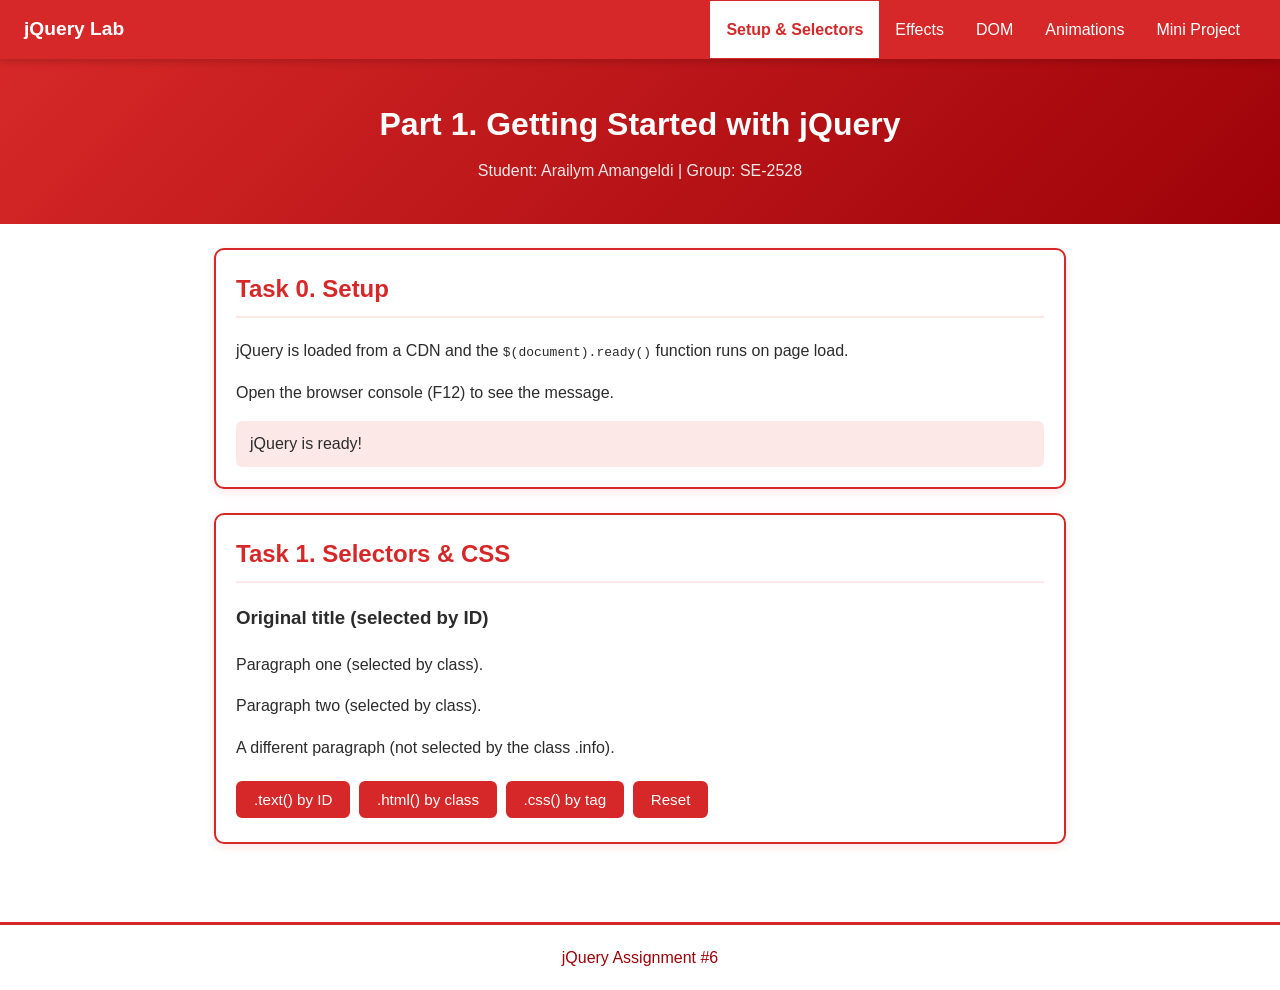
<file: index.html>
<!doctype html>
<html lang="en">
  <head>
    <meta charset="UTF-8" />
    <meta name="viewport" content="width=device-width, initial-scale=1.0" />
    <title>jQuery Assignment - Setup & Selectors</title>
    <link rel="stylesheet" href="css/style.css" />
  </head>
  <body>
    <nav class="navbar">
      <span class="brand">jQuery Lab</span>
      <ul>
        <li><a href="index.html">Setup &amp; Selectors</a></li>
        <li><a href="effects.html">Effects</a></li>
        <li><a href="dom.html">DOM</a></li>
        <li><a href="animations.html">Animations</a></li>
        <li><a href="project.html">Mini Project</a></li>
      </ul>
    </nav>

    <header class="hero">
      <h1>Part 1. Getting Started with jQuery</h1>
      <p>Student: Arailym Amangeldi | Group: SE-2528</p>
    </header>

    <main>
      <section class="card">
        <h2>Task 0. Setup</h2>
        <p>
          jQuery is loaded from a CDN and the
          <code>$(document).ready()</code> function runs on page load.
        </p>
        <p>Open the browser console (F12) to see the message.</p>
        <div class="output" id="ready-status">Waiting for jQuery...</div>
      </section>

      <section class="card">
        <h2>Task 1. Selectors &amp; CSS</h2>
        <h3 id="main-title">Original title (selected by ID)</h3>
        <p class="info">Paragraph one (selected by class).</p>
        <p class="info">Paragraph two (selected by class).</p>
        <p class="note">
          A different paragraph (not selected by the class .info).
        </p>

        <button class="btn" id="btn-text">.text() by ID</button>
        <button class="btn" id="btn-html">.html() by class</button>
        <button class="btn" id="btn-css">.css() by tag</button>
        <button class="btn" id="btn-reset">Reset</button>
      </section>
    </main>

    <footer>jQuery Assignment #6</footer>

    <script src="https://code.jquery.com/jquery-3.7.1.min.js"></script>
    <script src="js/common.js"></script>
    <script>
      $(document).ready(function () {
        // Task 0
        $("#ready-status").text("jQuery is ready!");

        // Task 1: selectors by ID, class and tag
        var originalTitle = $("#main-title").text();
        var originalInfo = $(".info")
          .map(function () {
            return $(this).text();
          })
          .get();

        $("#btn-text").click(function () {
          $("#main-title").text("Title changed with .text()");
        });

        $("#btn-html").click(function () {
          $(".info").html(
            "<strong>Changed with .html()</strong> <em>(bold + italic)</em>",
          );
        });

        $("#btn-css").click(function () {
          $("p").css({
            color: "#d62828",
            "font-size": "18px",
            "font-weight": "bold",
          });
          $(".note").css("background-color", "#fde8e8");
        });

        $("#btn-reset").click(function () {
          $("#main-title").text(originalTitle);
          $(".info").each(function (i) {
            $(this).text(originalInfo[i]);
          });
          $("p").removeAttr("style");
        });
      });
    </script>
  </body>
</html>
</file>
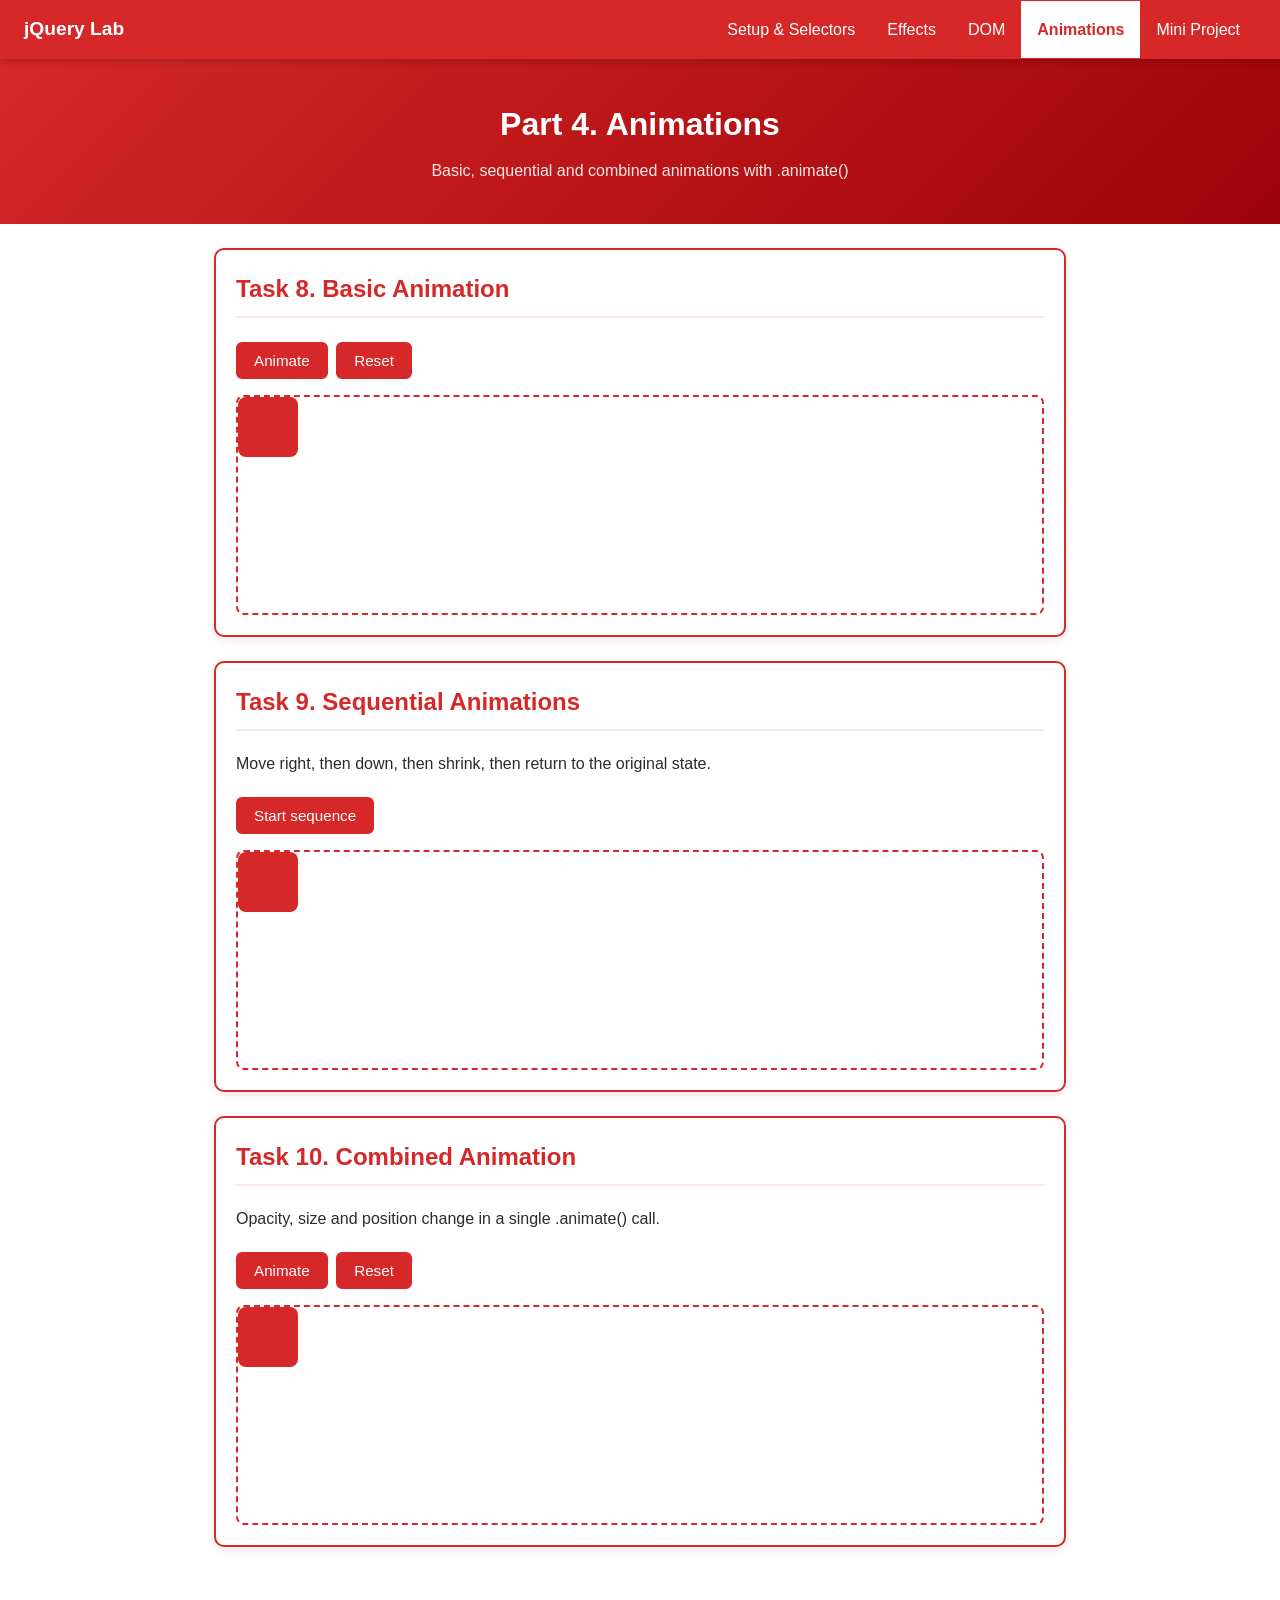
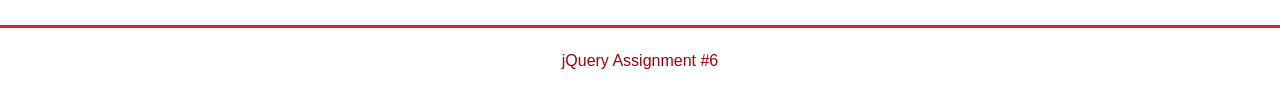
<file: animations.html>
<!doctype html>
<html lang="en">
  <head>
    <meta charset="UTF-8" />
    <meta name="viewport" content="width=device-width, initial-scale=1.0" />
    <title>jQuery Assignment - Animations</title>
    <link rel="stylesheet" href="css/style.css" />
  </head>
  <body>
    <nav class="navbar">
      <span class="brand">jQuery Lab</span>
      <ul>
        <li><a href="index.html">Setup &amp; Selectors</a></li>
        <li><a href="effects.html">Effects</a></li>
        <li><a href="dom.html">DOM</a></li>
        <li><a href="animations.html">Animations</a></li>
        <li><a href="project.html">Mini Project</a></li>
      </ul>
    </nav>

    <header class="hero">
      <h1>Part 4. Animations</h1>
      <p>Basic, sequential and combined animations with .animate()</p>
    </header>

    <main>
      <section class="card">
        <h2>Task 8. Basic Animation</h2>
        <button class="btn" id="anim-basic">Animate</button>
        <button class="btn" id="reset-basic">Reset</button>
        <div class="stage"><div class="box" id="box1"></div></div>
      </section>

      <section class="card">
        <h2>Task 9. Sequential Animations</h2>
        <p>
          Move right, then down, then shrink, then return to the original state.
        </p>
        <button class="btn" id="anim-seq">Start sequence</button>
        <div class="stage"><div class="box" id="box2"></div></div>
      </section>

      <section class="card">
        <h2>Task 10. Combined Animation</h2>
        <p>Opacity, size and position change in a single .animate() call.</p>
        <button class="btn" id="anim-combo">Animate</button>
        <button class="btn" id="reset-combo">Reset</button>
        <div class="stage"><div class="box" id="box3"></div></div>
      </section>
    </main>

    <footer>jQuery Assignment #6</footer>

    <script src="https://code.jquery.com/jquery-3.7.1.min.js"></script>
    <script src="js/common.js"></script>
    <script>
      $(document).ready(function () {
        var original = { left: 0, top: 0, width: 60, height: 60, opacity: 1 };

        // Task 8: size and position
        $("#anim-basic").click(function () {
          $("#box1").stop(true).animate(
            {
              left: "300px",
              top: "60px",
              width: "120px",
              height: "120px",
            },
            1000,
          );
        });

        $("#reset-basic").click(function () {
          $("#box1").stop(true).animate(original, 500);
        });

        // Task 9: step by step (animations are queued automatically)
        $("#anim-seq").click(function () {
          $("#box2")
            .stop(true)
            .css(original)
            .animate({ left: "300px" }, 700) // move right
            .animate({ top: "140px" }, 700) // move down
            .animate({ width: "30px", height: "30px" }, 700) // shrink
            .animate(original, 900); // return to original
        });

        // Task 10: opacity + size + movement in one call
        $("#anim-combo").click(function () {
          $("#box3").stop(true).animate(
            {
              opacity: 0.3,
              width: "130px",
              height: "130px",
              left: "250px",
              top: "50px",
            },
            1200,
          );
        });

        $("#reset-combo").click(function () {
          $("#box3").stop(true).animate(original, 600);
        });
      });
    </script>
  </body>
</html>
</file>
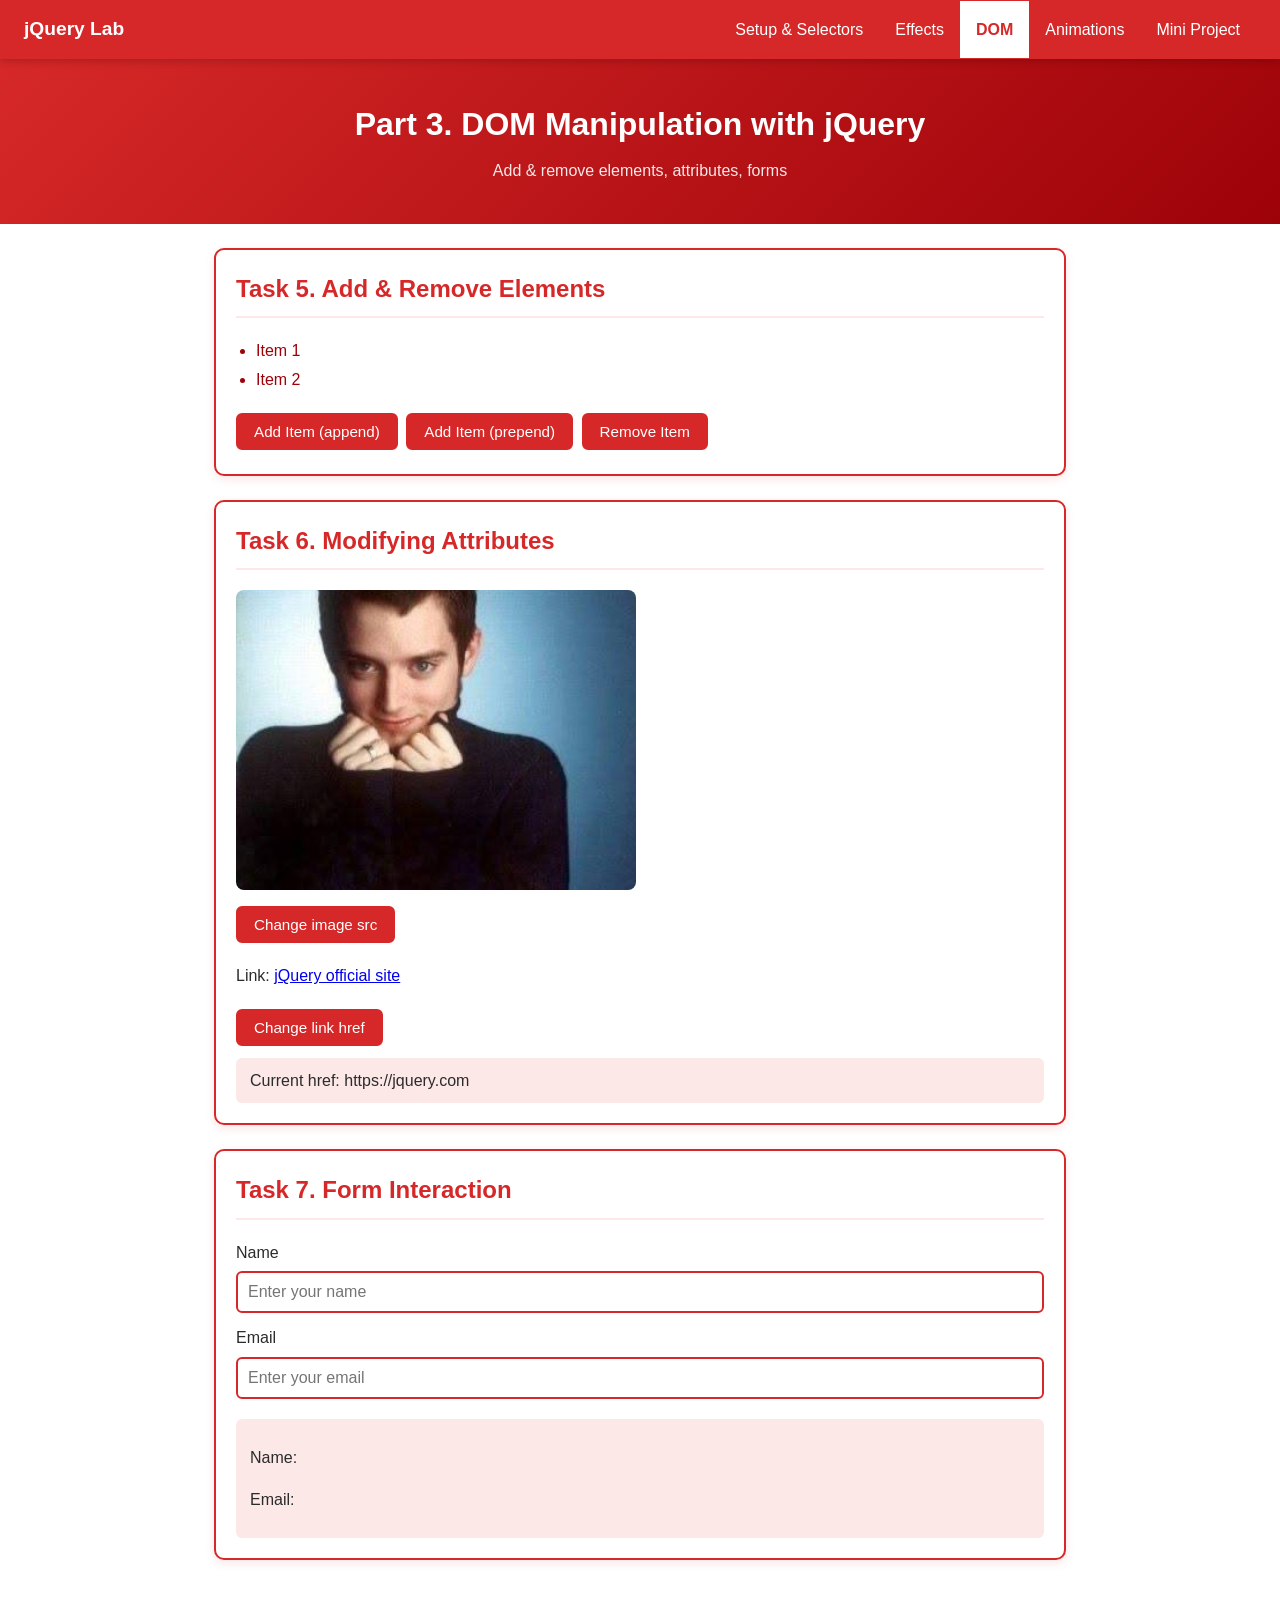
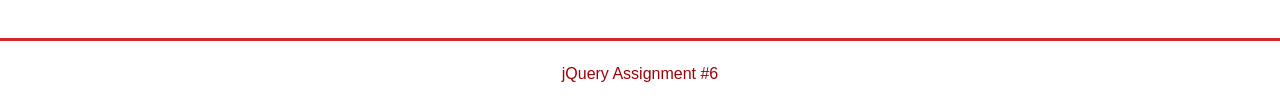
<file: dom.html>
<!doctype html>
<html lang="en">
  <head>
    <meta charset="UTF-8" />
    <meta name="viewport" content="width=device-width, initial-scale=1.0" />
    <title>jQuery Assignment - DOM Manipulation</title>
    <link rel="stylesheet" href="css/style.css" />
  </head>
  <body>
    <nav class="navbar">
      <span class="brand">jQuery Lab</span>
      <ul>
        <li><a href="index.html">Setup &amp; Selectors</a></li>
        <li><a href="effects.html">Effects</a></li>
        <li><a href="dom.html">DOM</a></li>
        <li><a href="animations.html">Animations</a></li>
        <li><a href="project.html">Mini Project</a></li>
      </ul>
    </nav>

    <header class="hero">
      <h1>Part 3. DOM Manipulation with jQuery</h1>
      <p>Add &amp; remove elements, attributes, forms</p>
    </header>

    <main>
      <section class="card">
        <h2>Task 5. Add &amp; Remove Elements</h2>
        <ul class="items" id="item-list">
          <li>Item 1</li>
          <li>Item 2</li>
        </ul>
        <button class="btn" id="add-end">Add Item (append)</button>
        <button class="btn" id="add-start">Add Item (prepend)</button>
        <button class="btn" id="remove-item">Remove Item</button>
      </section>

      <section class="card">
        <h2>Task 6. Modifying Attributes</h2>
        <img id="attr-img" class="demo" alt="Changing image" />
        <button class="btn" id="change-src">Change image src</button>

        <p>
          Link:
          <a id="attr-link" href="https://jquery.com" target="_blank"
            >jQuery official site</a
          >
        </p>
        <button class="btn" id="change-href">Change link href</button>
        <div class="output">Current href: <span id="href-value"></span></div>
      </section>

      <section class="card">
        <h2>Task 7. Form Interaction</h2>
        <form id="live-form" onsubmit="return false;">
          <label for="user-name">Name</label>
          <input type="text" id="user-name" placeholder="Enter your name" />
          <label for="user-email">Email</label>
          <input type="email" id="user-email" placeholder="Enter your email" />
        </form>
        <div class="output">
          <p>Name: <strong id="out-name"></strong></p>
          <p>Email: <strong id="out-email"></strong></p>
        </div>
      </section>
    </main>

    <footer>jQuery Assignment #6</footer>

    <script src="https://code.jquery.com/jquery-3.7.1.min.js"></script>
    <script src="js/common.js"></script>
    <script>
      $(document).ready(function () {
        // Task 5
        var counter = 2;

        $("#add-end").click(function () {
          counter++;
          $("#item-list").append("<li>Item " + counter + " (appended)</li>");
        });

        $("#add-start").click(function () {
          counter++;
          $("#item-list").prepend("<li>Item " + counter + " (prepended)</li>");
        });

        $("#remove-item").click(function () {
          $("#item-list li:last").remove();
        });

        // Task 6
        var images = ["images/photo1.jpg", "images/photo2.jpg"];
        var current = 0;
        $("#attr-img").attr("src", images[current]);

        $("#change-src").click(function () {
          current = (current + 1) % images.length;
          $("#attr-img").attr("src", images[current]);
        });

        var links = ["https://jquery.com", "https://api.jquery.com"];
        var linkIndex = 0;
        $("#href-value").text($("#attr-link").attr("href"));

        $("#change-href").click(function () {
          linkIndex = (linkIndex + 1) % links.length;
          $("#attr-link")
            .attr("href", links[linkIndex])
            .text("Link now points to " + links[linkIndex]);
          $("#href-value").text($("#attr-link").attr("href"));
        });

        // Task 7: live display of user input
        $("#user-name").on("input", function () {
          $("#out-name").text($(this).val());
        });

        $("#user-email").on("input", function () {
          $("#out-email").text($(this).val());
        });
      });
    </script>
  </body>
</html>
</file>
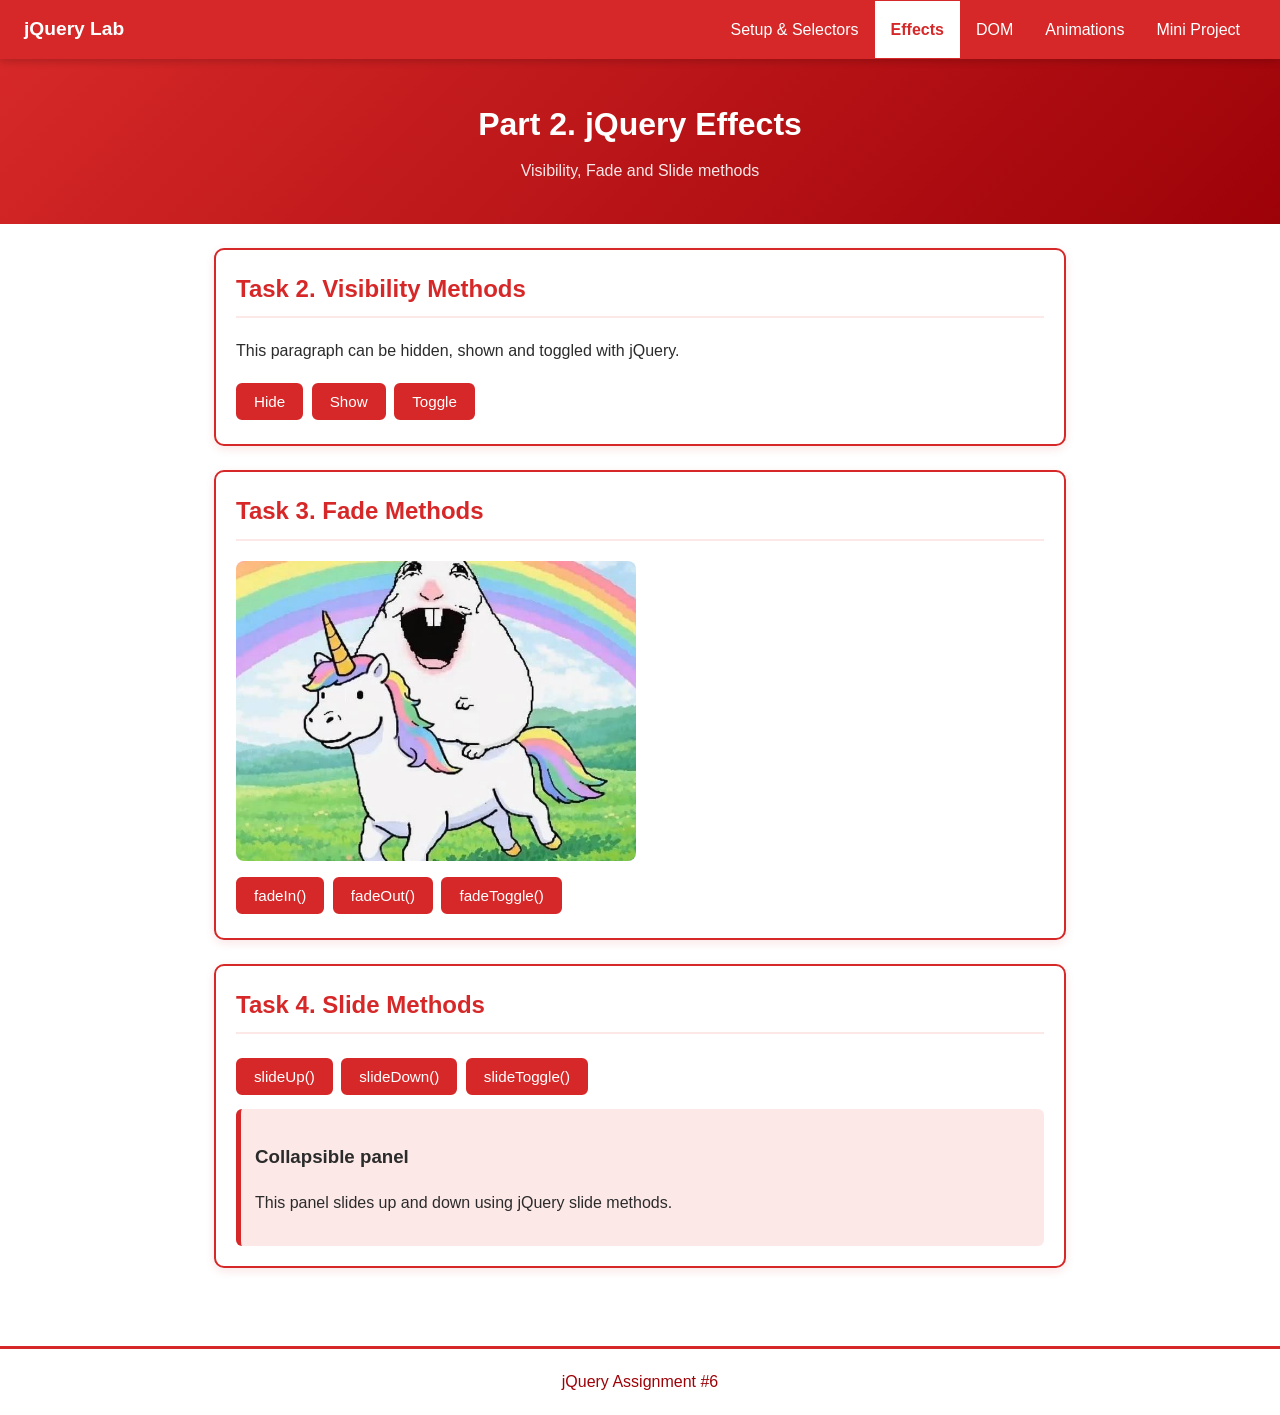
<file: effects.html>
<!doctype html>
<html lang="en">
  <head>
    <meta charset="UTF-8" />
    <meta name="viewport" content="width=device-width, initial-scale=1.0" />
    <title>jQuery Assignment - Effects</title>
    <link rel="stylesheet" href="css/style.css" />
  </head>
  <body>
    <nav class="navbar">
      <span class="brand">jQuery Lab</span>
      <ul>
        <li><a href="index.html">Setup &amp; Selectors</a></li>
        <li><a href="effects.html">Effects</a></li>
        <li><a href="dom.html">DOM</a></li>
        <li><a href="animations.html">Animations</a></li>
        <li><a href="project.html">Mini Project</a></li>
      </ul>
    </nav>

    <header class="hero">
      <h1>Part 2. jQuery Effects</h1>
      <p>Visibility, Fade and Slide methods</p>
    </header>

    <main>
      <section class="card">
        <h2>Task 2. Visibility Methods</h2>
        <p id="vis-text">
          This paragraph can be hidden, shown and toggled with jQuery.
        </p>
        <button class="btn" id="vis-hide">Hide</button>
        <button class="btn" id="vis-show">Show</button>
        <button class="btn" id="vis-toggle">Toggle</button>
      </section>

      <section class="card">
        <h2>Task 3. Fade Methods</h2>
        <img id="fade-img" class="demo" alt="Demo image" />
        <button class="btn" id="fade-in">fadeIn()</button>
        <button class="btn" id="fade-out">fadeOut()</button>
        <button class="btn" id="fade-toggle">fadeToggle()</button>
      </section>

      <section class="card">
        <h2>Task 4. Slide Methods</h2>
        <button class="btn" id="slide-up">slideUp()</button>
        <button class="btn" id="slide-down">slideDown()</button>
        <button class="btn" id="slide-toggle">slideToggle()</button>
        <div class="panel" id="slide-panel">
          <h3>Collapsible panel</h3>
          <p>This panel slides up and down using jQuery slide methods.</p>
        </div>
      </section>
    </main>

    <footer>jQuery Assignment #6</footer>

    <script src="https://code.jquery.com/jquery-3.7.1.min.js"></script>
    <script src="js/common.js"></script>
    <script>
      $(document).ready(function () {
        // Task 2
        $("#vis-hide").click(function () {
          $("#vis-text").hide(500);
        });
        $("#vis-show").click(function () {
          $("#vis-text").show(500);
        });
        $("#vis-toggle").click(function () {
          $("#vis-text").toggle(500);
        });

        // Task 3
        $("#fade-img").attr("src", "images/photo3.jpg");
        $("#fade-in").click(function () {
          $("#fade-img").fadeIn(800);
        });
        $("#fade-out").click(function () {
          $("#fade-img").fadeOut(800);
        });
        $("#fade-toggle").click(function () {
          $("#fade-img").fadeToggle(800);
        });

        // Task 4
        $("#slide-up").click(function () {
          $("#slide-panel").slideUp(500);
        });
        $("#slide-down").click(function () {
          $("#slide-panel").slideDown(500);
        });
        $("#slide-toggle").click(function () {
          $("#slide-panel").slideToggle(500);
        });
      });
    </script>
  </body>
</html>
</file>
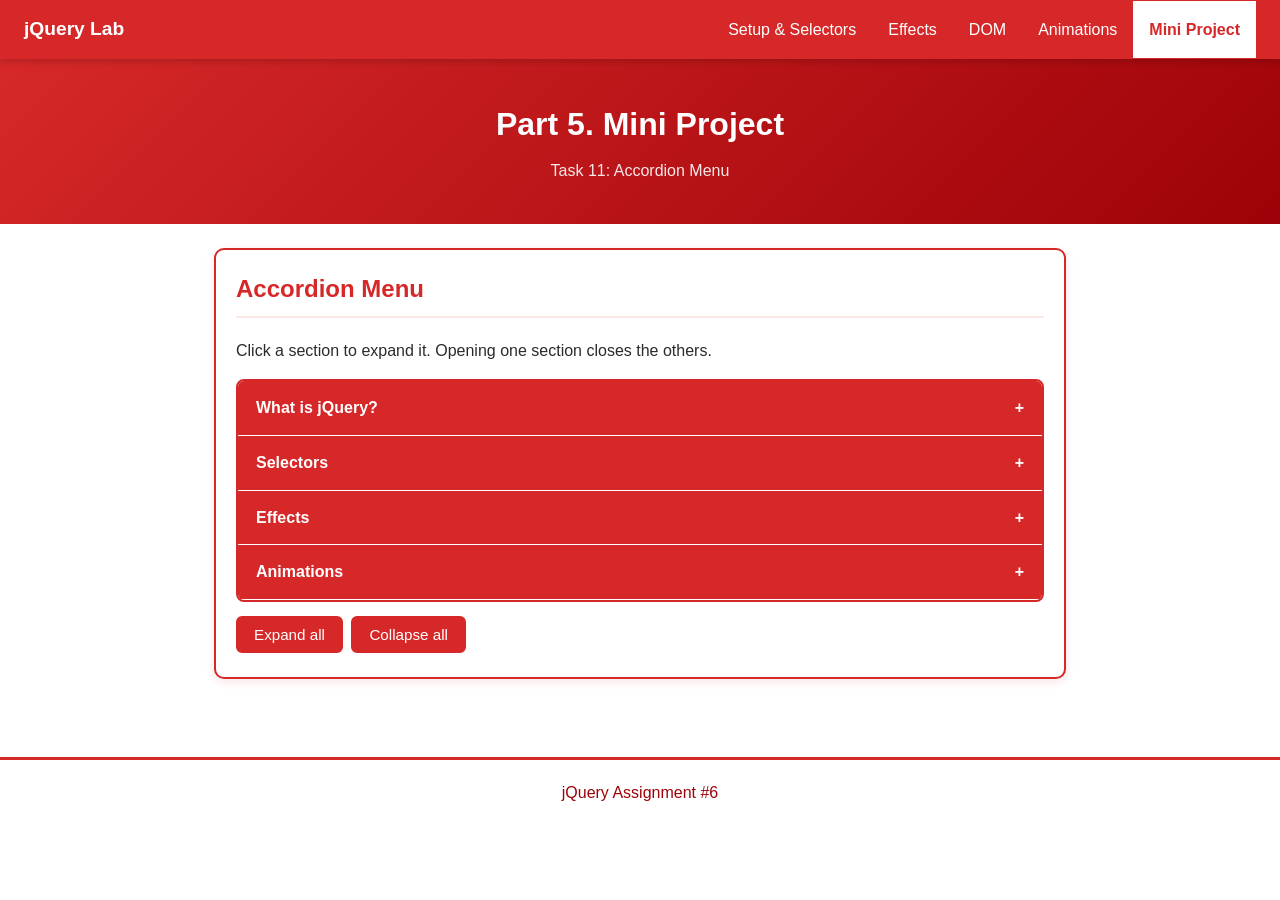
<file: project.html>
<!doctype html>
<html lang="en">
  <head>
    <meta charset="UTF-8" />
    <meta name="viewport" content="width=device-width, initial-scale=1.0" />
    <title>jQuery Assignment - Mini Project</title>
    <link rel="stylesheet" href="css/style.css" />
  </head>
  <body>
    <nav class="navbar">
      <span class="brand">jQuery Lab</span>
      <ul>
        <li><a href="index.html">Setup &amp; Selectors</a></li>
        <li><a href="effects.html">Effects</a></li>
        <li><a href="dom.html">DOM</a></li>
        <li><a href="animations.html">Animations</a></li>
        <li><a href="project.html">Mini Project</a></li>
      </ul>
    </nav>

    <header class="hero">
      <h1>Part 5. Mini Project</h1>
      <p>Task 11: Accordion Menu</p>
    </header>

    <main>
      <section class="card">
        <h2>Accordion Menu</h2>
        <p>
          Click a section to expand it. Opening one section closes the others.
        </p>

        <div class="accordion">
          <div class="acc-header">
            <span>What is jQuery?</span><span class="arrow">+</span>
          </div>
          <div class="acc-body">
            <p>
              jQuery is a JavaScript library that simplifies DOM manipulation,
              event handling and animations.
            </p>
          </div>

          <div class="acc-header">
            <span>Selectors</span><span class="arrow">+</span>
          </div>
          <div class="acc-body">
            <p>
              Selectors find elements by ID (#id), class (.class), tag (p) and
              many other rules.
            </p>
          </div>

          <div class="acc-header">
            <span>Effects</span><span class="arrow">+</span>
          </div>
          <div class="acc-body">
            <p>Effects include show, hide, toggle, fade and slide methods.</p>
          </div>

          <div class="acc-header">
            <span>Animations</span><span class="arrow">+</span>
          </div>
          <div class="acc-body">
            <p>
              The .animate() method changes numeric CSS properties smoothly over
              time.
            </p>
          </div>
        </div>

        <button class="btn" id="expand-all" style="margin-top: 14px">
          Expand all
        </button>
        <button class="btn" id="collapse-all" style="margin-top: 14px">
          Collapse all
        </button>
      </section>
    </main>

    <footer>jQuery Assignment #6</footer>

    <script src="https://code.jquery.com/jquery-3.7.1.min.js"></script>
    <script src="js/common.js"></script>
    <script>
      $(document).ready(function () {
        $(".acc-header").click(function () {
          var $header = $(this);
          var $body = $header.next(".acc-body");
          var isOpen = $header.hasClass("open");

          // Close all other sections
          $(".acc-header")
            .not($header)
            .removeClass("open")
            .find(".arrow")
            .text("+");
          $(".acc-body").not($body).slideUp(300);

          // Toggle the clicked one
          $body.slideToggle(300);
          $header.toggleClass("open", !isOpen);
          $header.find(".arrow").text(isOpen ? "+" : "−");
        });

        $("#expand-all").click(function () {
          $(".acc-body").slideDown(300);
          $(".acc-header").addClass("open").find(".arrow").text("−");
        });

        $("#collapse-all").click(function () {
          $(".acc-body").slideUp(300);
          $(".acc-header").removeClass("open").find(".arrow").text("+");
        });
      });
    </script>
  </body>
</html>
</file>
<file: css/style.css>
:root {
  --red: #d62828;
  --red-dark: #9d0208;
  --red-light: #fde8e8;
  --white: #ffffff;
  --text: #2b2b2b;
}

* {
  box-sizing: border-box;
}

body {
  margin: 0;
  font-family: "Segoe UI", Arial, sans-serif;
  background: var(--white);
  color: var(--text);
  line-height: 1.6;
}

.navbar {
  background: var(--red);
  display: flex;
  flex-wrap: wrap;
  align-items: center;
  justify-content: space-between;
  padding: 0 24px;
  position: sticky;
  top: 0;
  z-index: 10;
  box-shadow: 0 2px 8px rgba(0, 0, 0, 0.2);
}

.navbar .brand {
  color: var(--white);
  font-weight: 700;
  font-size: 1.2rem;
  padding: 14px 0;
}

.navbar ul {
  list-style: none;
  display: flex;
  flex-wrap: wrap;
  margin: 0;
  padding: 0;
}

.navbar a {
  display: block;
  color: var(--white);
  text-decoration: none;
  padding: 16px 16px;
  transition: background 0.2s;
}

.navbar a:hover {
  background: var(--red-dark);
}
.navbar a.active {
  background: var(--white);
  color: var(--red);
  font-weight: 600;
}

header.hero {
  background: linear-gradient(135deg, var(--red), var(--red-dark));
  color: var(--white);
  padding: 40px 24px;
  text-align: center;
}

header.hero h1 {
  margin: 0 0 8px;
}
header.hero p {
  margin: 0;
  opacity: 0.9;
}

main {
  max-width: 900px;
  margin: 0 auto;
  padding: 24px;
}

.card {
  background: var(--white);
  border: 2px solid var(--red);
  border-radius: 10px;
  padding: 20px;
  margin-bottom: 24px;
  box-shadow: 0 3px 10px rgba(214, 40, 40, 0.12);
}

.card h2 {
  margin-top: 0;
  color: var(--red);
  border-bottom: 2px solid var(--red-light);
  padding-bottom: 8px;
}

.btn {
  background: var(--red);
  color: var(--white);
  border: 2px solid var(--red);
  border-radius: 6px;
  padding: 8px 16px;
  margin: 4px 4px 4px 0;
  cursor: pointer;
  font-size: 0.95rem;
  transition:
    background 0.2s,
    color 0.2s;
}

.btn:hover {
  background: var(--white);
  color: var(--red);
}

input[type="text"],
input[type="email"] {
  width: 100%;
  padding: 10px;
  margin: 6px 0 12px;
  border: 2px solid var(--red);
  border-radius: 6px;
  font-size: 1rem;
}

input:focus {
  outline: none;
  box-shadow: 0 0 0 3px var(--red-light);
}

img.demo {
  display: block;
  width: 100%;
  max-width: 400px;
  height: 300px;
  object-fit: cover;
  border-radius: 8px;
  margin: 12px 0;
}
.panel {
  background: var(--red-light);
  border-left: 5px solid var(--red);
  padding: 14px;
  margin-top: 10px;
  border-radius: 6px;
}

ul.items {
  padding-left: 20px;
}
ul.items li {
  margin: 4px 0;
  color: var(--red-dark);
}

.output {
  background: var(--red-light);
  border-radius: 6px;
  padding: 10px 14px;
  margin-top: 8px;
}

.stage {
  position: relative;
  height: 220px;
  border: 2px dashed var(--red);
  border-radius: 8px;
  background: var(--white);
  overflow: hidden;
  margin-top: 12px;
}

.box {
  position: absolute;
  left: 0;
  top: 0;
  width: 60px;
  height: 60px;
  background: var(--red);
  border-radius: 8px;
}

.highlight {
  padding: 2px 6px;
  border-radius: 4px;
}

.accordion {
  border: 2px solid var(--red);
  border-radius: 8px;
  overflow: hidden;
}
.acc-header {
  background: var(--red);
  color: var(--white);
  padding: 14px 18px;
  cursor: pointer;
  font-weight: 600;
  border-bottom: 1px solid var(--white);
  display: flex;
  justify-content: space-between;
}
.acc-header:hover {
  background: var(--red-dark);
}
.acc-header.open {
  background: var(--red-dark);
}
.acc-body {
  display: none;
  padding: 16px;
  background: var(--red-light);
}

footer {
  text-align: center;
  padding: 20px;
  color: var(--red-dark);
  border-top: 3px solid var(--red);
  margin-top: 30px;
}
</file>
